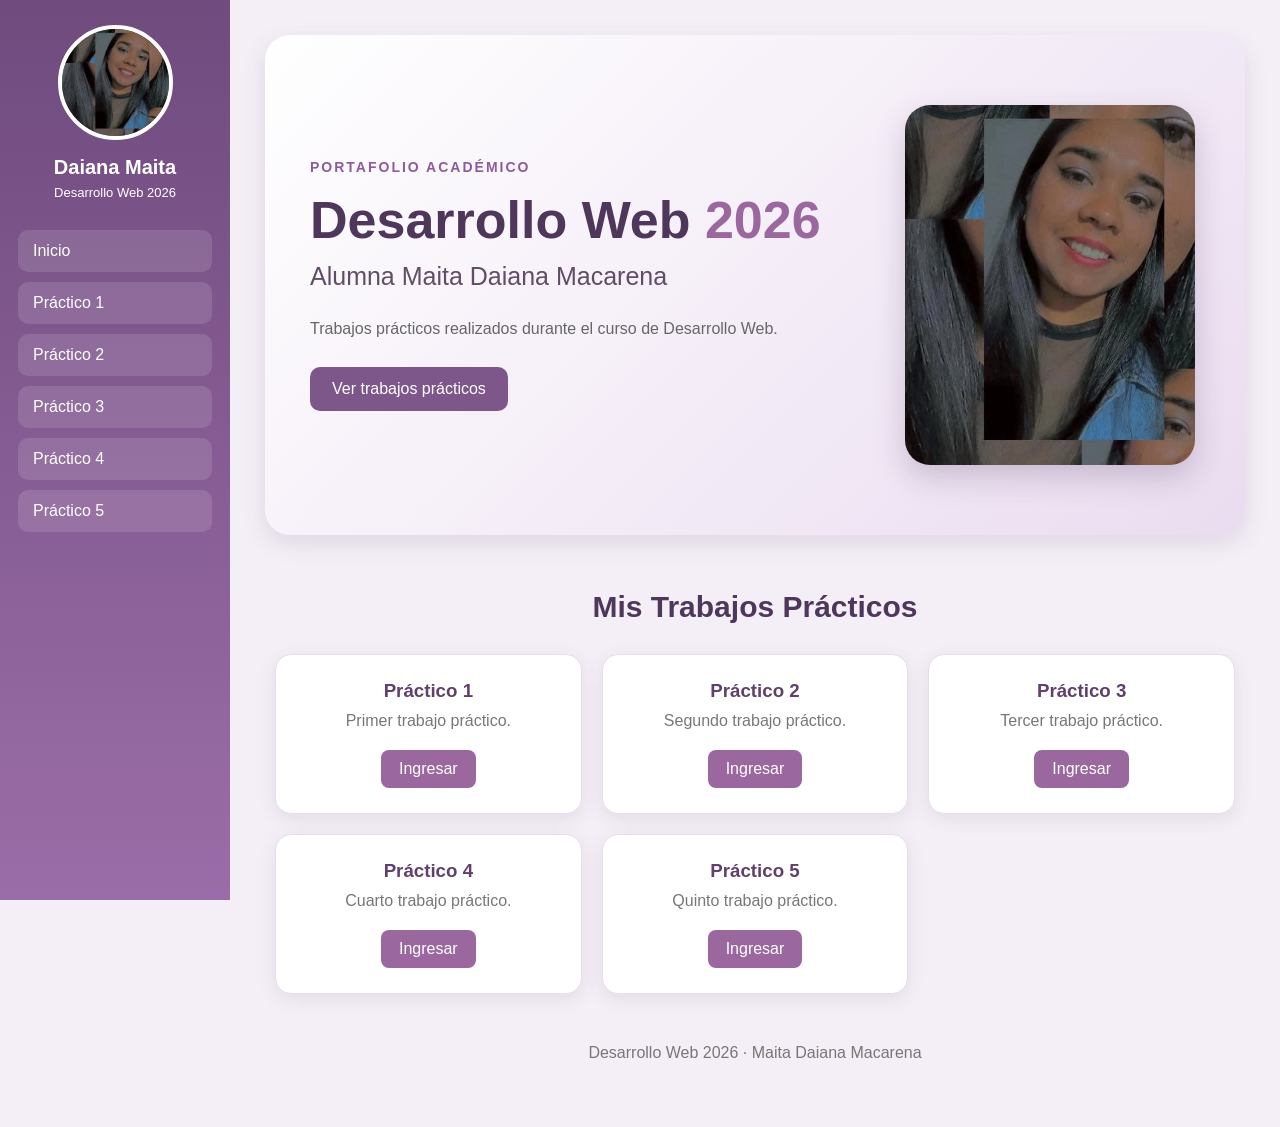
<file: index.html>
<!DOCTYPE html>
<html lang="es">

<head>
    <meta charset="UTF-8">
    <meta name="viewport" content="width=device-width, initial-scale=1.0">
    <title>Desarrollo Web 2026 - Daiana Maita</title>
    <link rel="stylesheet" href="style.css">
</head>

<body>

    <div class="pagina">

        <aside class="menu">
            <div class="perfil">
                <img src="img/daiana.jpeg" alt="Foto de Daiana Maita">
                <h2>Daiana Maita</h2>
                <p>Desarrollo Web 2026</p>
            </div>

            <nav>
                <a href="index.html">Inicio</a>
                <a href="Practico1/index.html">Práctico 1</a>
                <a href="Practico2/index.html">Práctico 2</a>
                <a href="Practico3/index.html">Práctico 3</a>
                <a href="practico4/index.html">Práctico 4</a>
                <a href="Practico5/index.html">Práctico 5</a>
            </nav>
        </aside>

        <main class="contenido">

            <section class="portada">
                <div class="texto">
                    <p class="etiqueta">PORTAFOLIO ACADÉMICO</p>
                    <h1>Desarrollo Web <span>2026</span></h1>
                    <h2>Alumna Maita Daiana Macarena</h2>

                    <p class="descripcion">
                        Trabajos prácticos realizados durante el curso de
                        Desarrollo Web.
                    </p>

                    <a class="boton" href="#trabajos">Ver trabajos prácticos</a>
                </div>

                <div class="foto">
                    <img src="img/daiana.jpeg" alt="Daiana Maita">
                </div>
            </section>

            <section id="trabajos" class="trabajos">
                <h2>Mis Trabajos Prácticos</h2>

                <div class="tarjetas">

                    <article>
                        <h3>Práctico 1</h3>
                        <p>Primer trabajo práctico.</p>
                        <a href="Practico1/index.html">Ingresar</a>
                    </article>

                    <article>
                        <h3>Práctico 2</h3>
                        <p>Segundo trabajo práctico.</p>
                        <a href="Practico2/index.html">Ingresar</a>
                    </article>

                    <article>
                        <h3>Práctico 3</h3>
                        <p>Tercer trabajo práctico.</p>
                        <a href="Practico3/index.html">Ingresar</a>
                    </article>

                    <article>
                        <h3>Práctico 4</h3>
                        <p>Cuarto trabajo práctico.</p>
                        <a href="practico4/index.html">Ingresar</a>
                    </article>

                    <article>
                        <h3>Práctico 5</h3>
                        <p>Quinto trabajo práctico.</p>
                        <a href="Practico5/index.html">Ingresar</a>
                    </article>

                </div>
            </section>

            <footer>
                <p>Desarrollo Web 2026 · Maita Daiana Macarena</p>
            </footer>

        </main>

    </div>

</body>
</html>
</file>
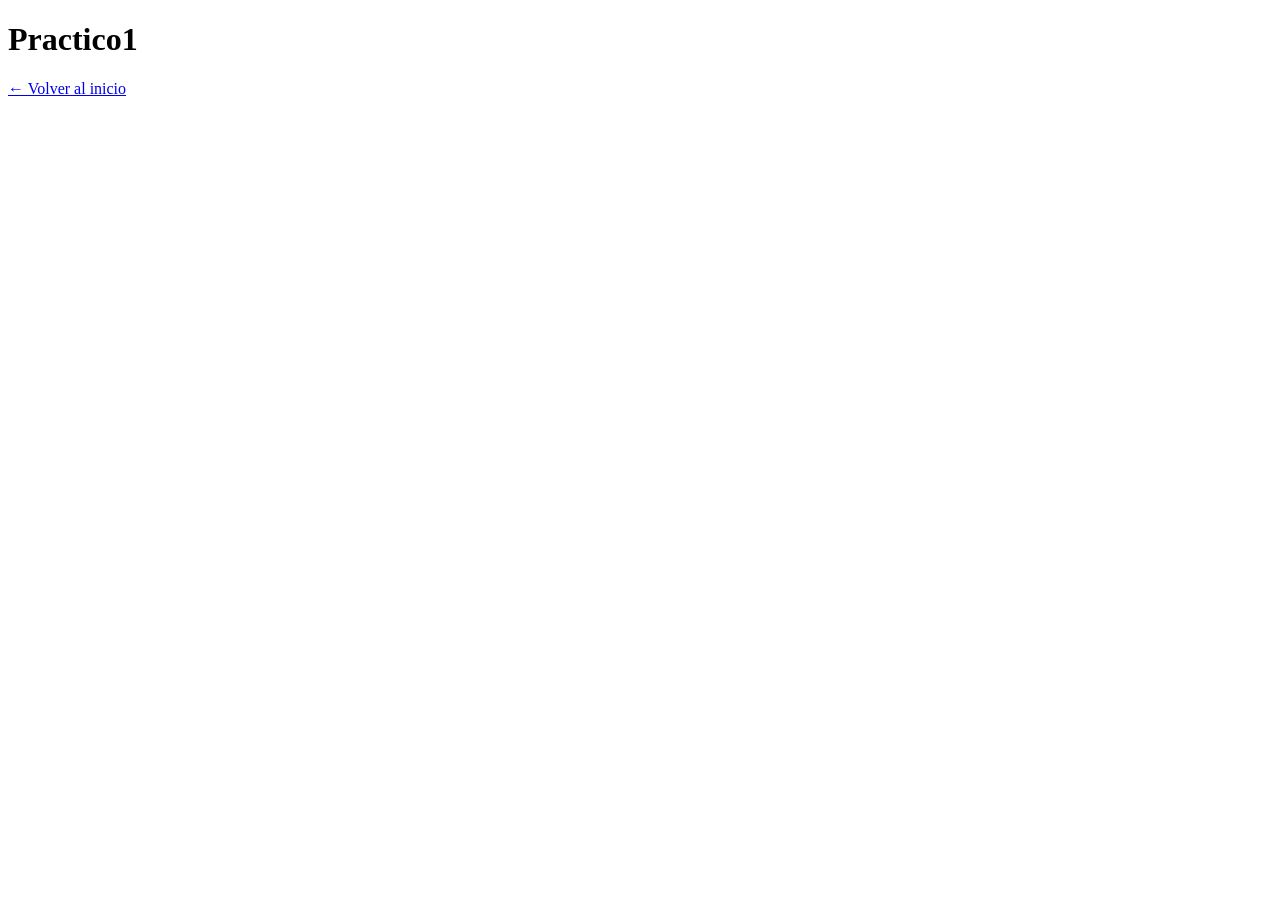
<file: Practico1/volver-al-inicio.html>
<!DOCTYPE html>
<html lang="es">
<head>
    <meta charset="UTF-8">
    <title>Practico1</title>
</head>
<body>
    <h1>Practico1</h1>
    <p><a href="../index.html">← Volver al inicio</a></p>
</body>
</html>
</file>
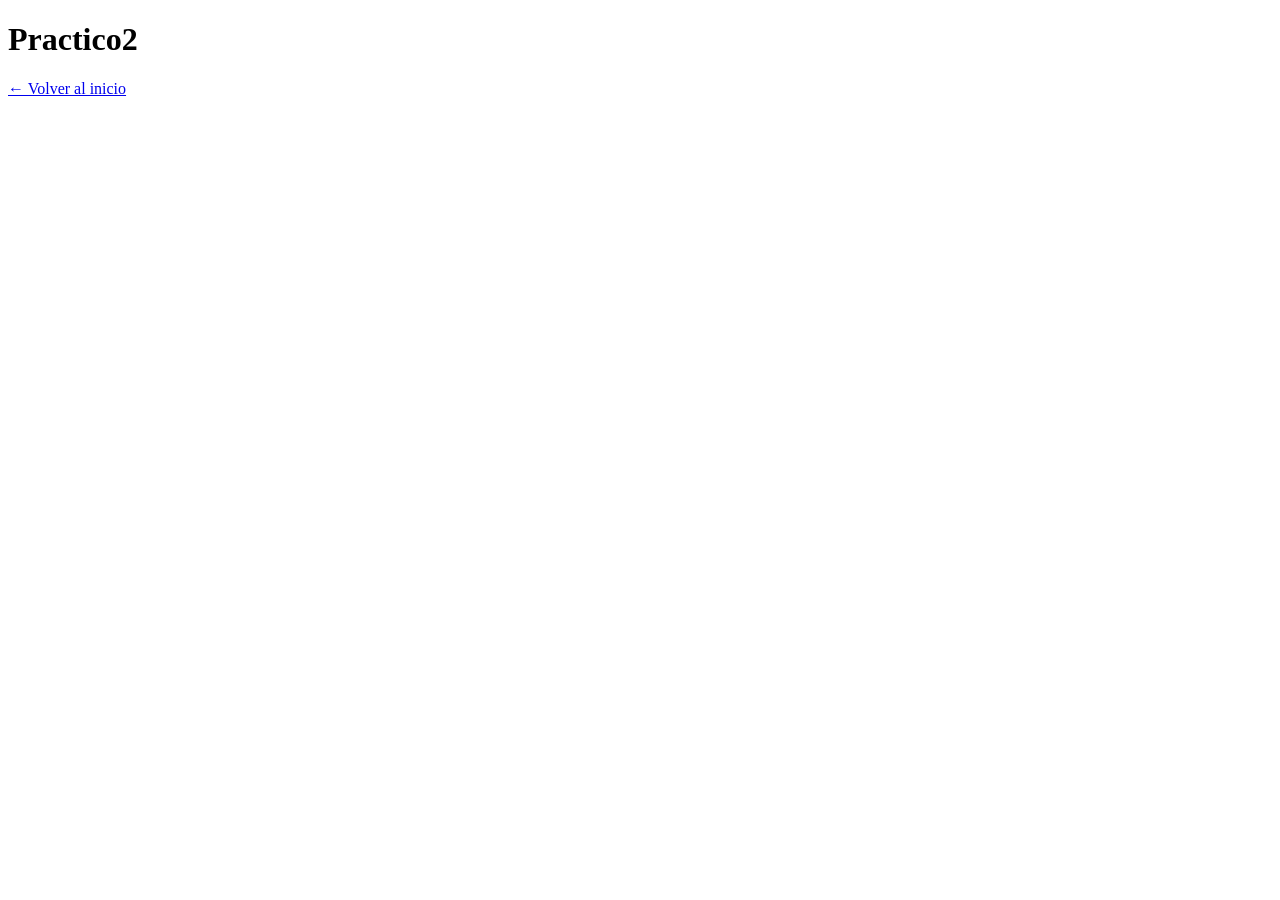
<file: Practico2/volver-al-inicio.html>
<!DOCTYPE html>
<html lang="es">
<head>
    <meta charset="UTF-8">
    <title>Practico2</title>
</head>
<body>
    <h1>Practico2</h1>
    <p><a href="../index.html">← Volver al inicio</a></p>
</body>
</html>
</file>
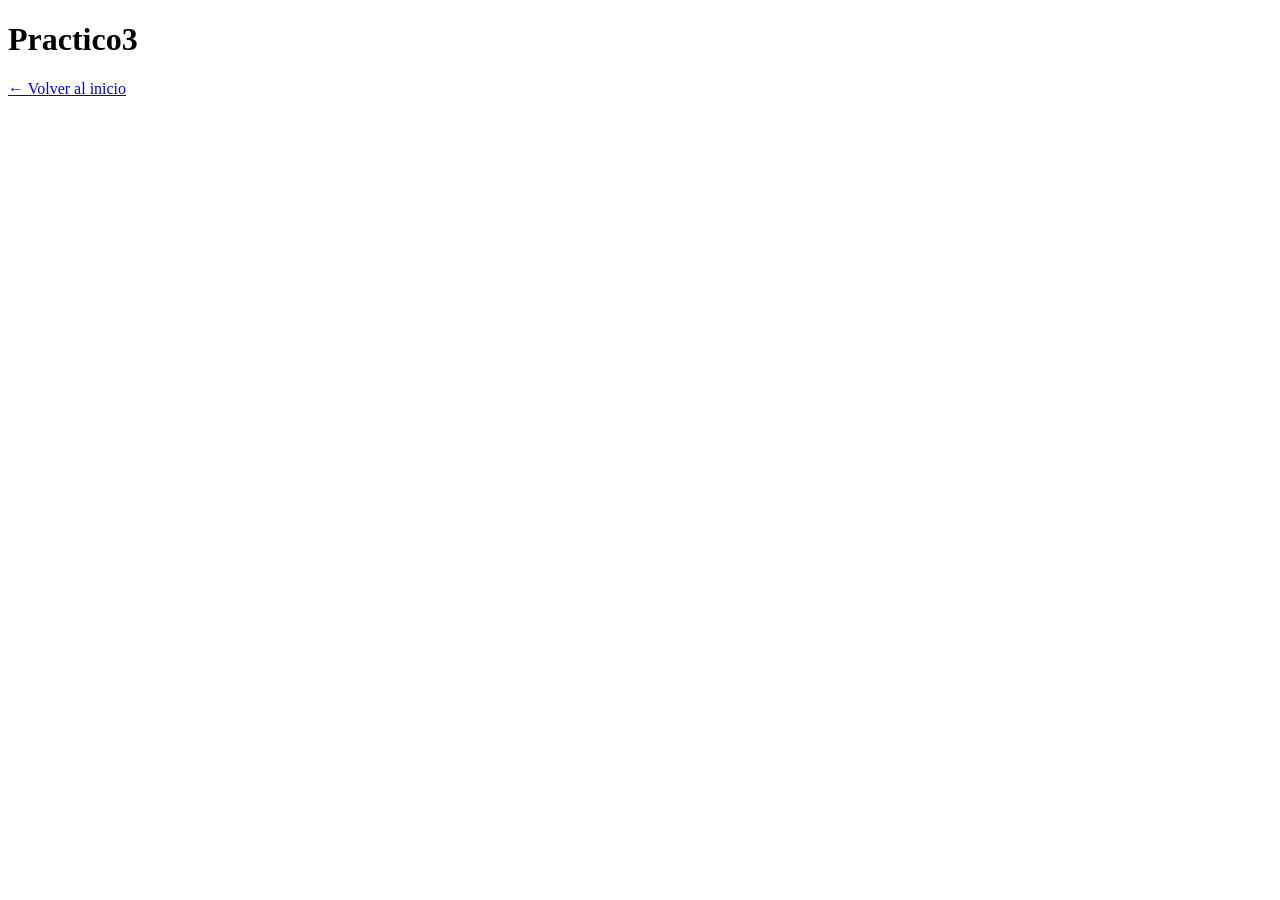
<file: Practico3/volver-al-inicio.html>
<!DOCTYPE html>
<html lang="es">
<head>
    <meta charset="UTF-8">
    <title>Practico3</title>
</head>
<body>
    <h1>Practico3</h1>
    <p><a href="../index.html">← Volver al inicio</a></p>
</body>
</html>
</file>
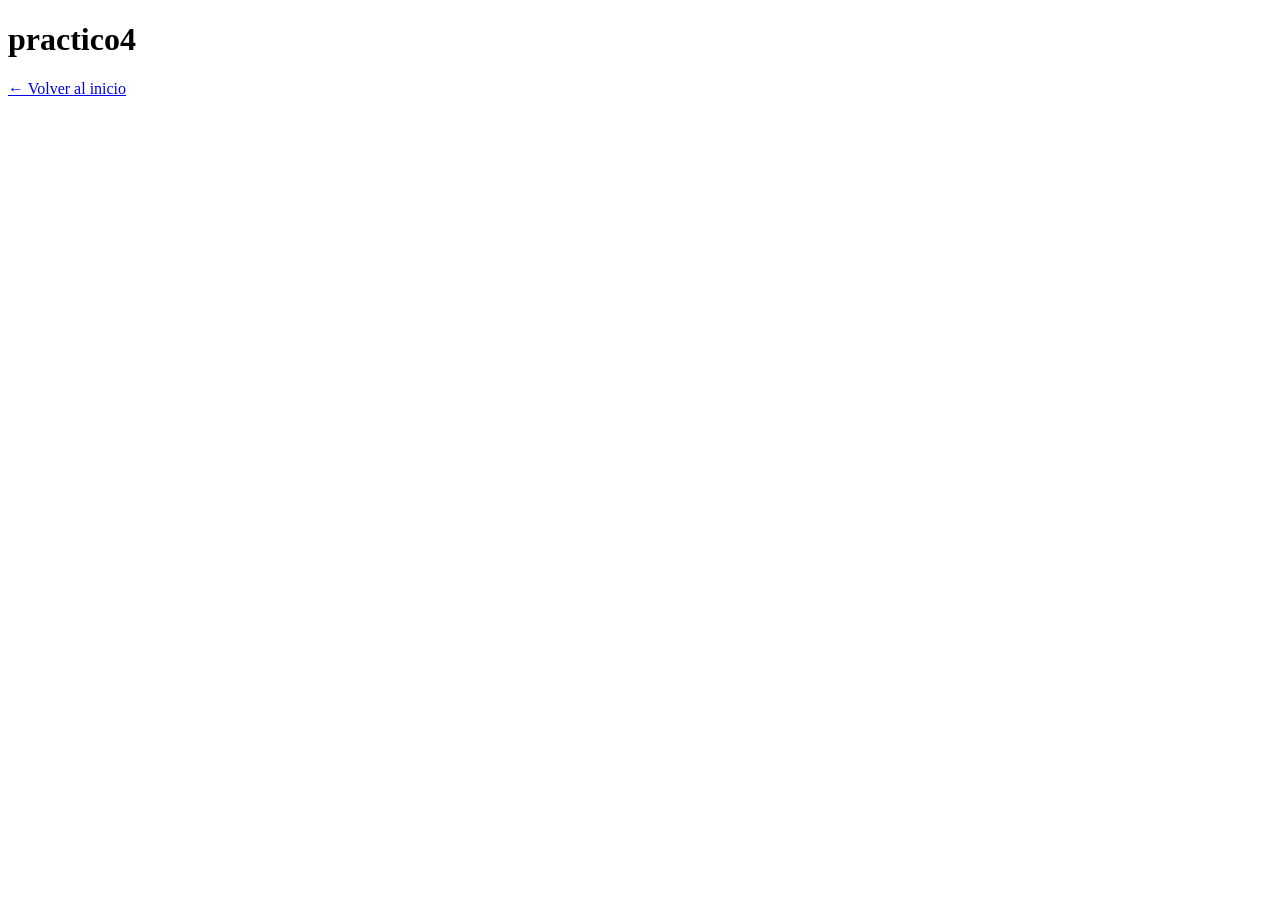
<file: practico4/volver-al-inicio.html>
<!DOCTYPE html>
<html lang="es">
<head>
    <meta charset="UTF-8">
    <title>practico4</title>
</head>
<body>
    <h1>practico4</h1>
    <p><a href="../index.html">← Volver al inicio</a></p>
</body>
</html>
</file>
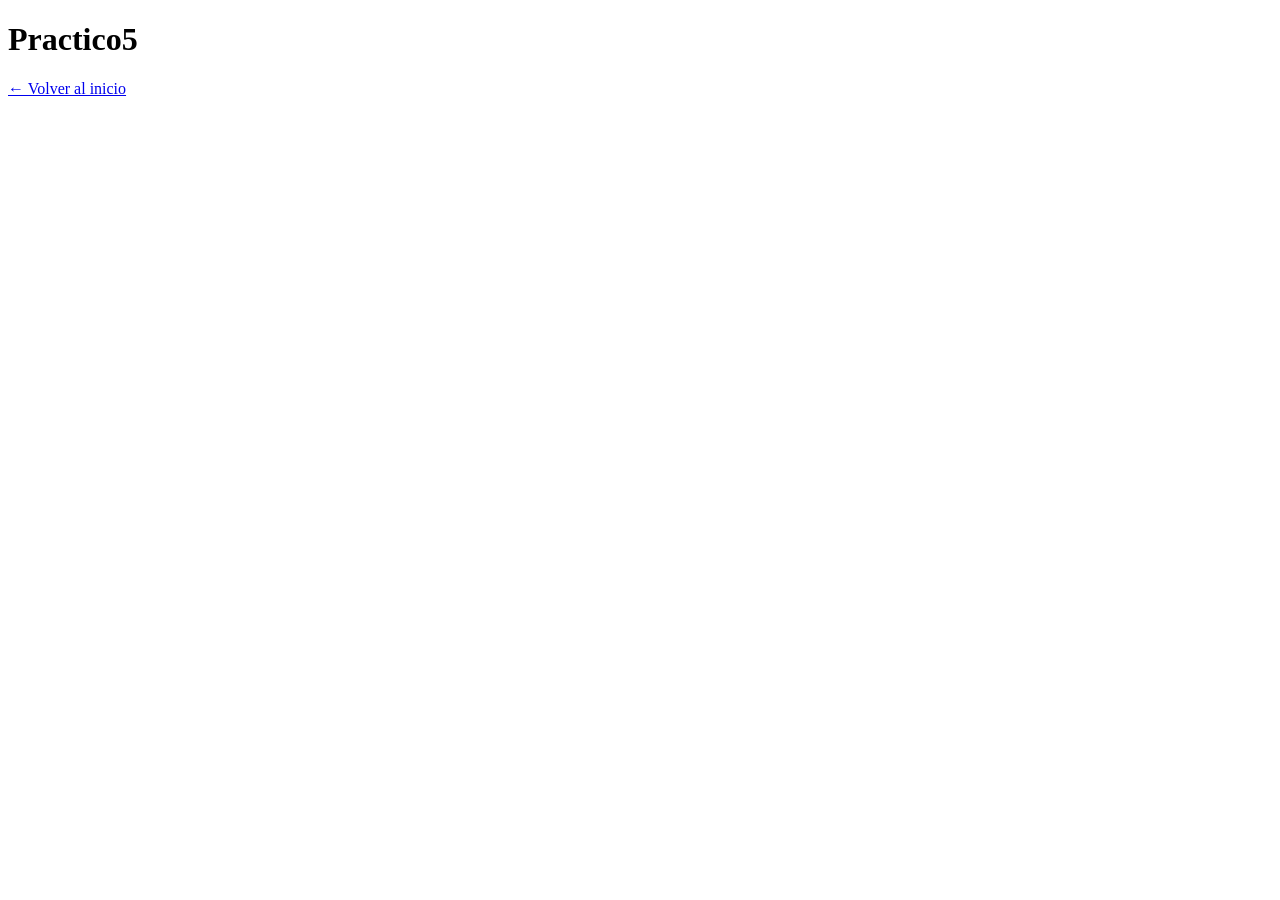
<file: Practico5/volver-al-inicio.html>
<!DOCTYPE html>
<html lang="es">
<head>
    <meta charset="UTF-8">
    <title>Practico5</title>
</head>
<body>
    <h1>Practico5</h1>
    <p><a href="../index.html">← Volver al inicio</a></p>
</body>
</html>
</file>
<file: style.css>
* {
    margin: 0;
    padding: 0;
    box-sizing: border-box;
}

html {
    scroll-behavior: smooth;
}

body {
    font-family: Arial, Helvetica, sans-serif;
    background: #f4eff7;
    color: #333;
}

.pagina {
    min-height: 100vh;
    display: grid;
    grid-template-columns: 230px 1fr;
}

/* MENU LATERAL */

.menu {
    background: linear-gradient(180deg, #6f4b7e, #9b6da8);
    color: white;
    padding: 25px 18px;
    position: sticky;
    top: 0;
    height: 100vh;
}

.perfil {
    text-align: center;
    margin-bottom: 30px;
}

.perfil img {
    width: 115px;
    height: 115px;
    object-fit: cover;
    border-radius: 50%;
    border: 4px solid white;
    margin-bottom: 12px;
}

.perfil h2 {
    font-size: 20px;
}

.perfil p {
    margin-top: 6px;
    font-size: 13px;
}

nav {
    display: flex;
    flex-direction: column;
    gap: 10px;
}

nav a {
    color: white;
    text-decoration: none;
    padding: 12px 15px;
    border-radius: 10px;
    background: rgba(255, 255, 255, 0.12);
}

nav a:hover {
    background: rgba(255, 255, 255, 0.25);
}

/* CONTENIDO */

.contenido {
    padding: 35px;
}

/* PORTADA */

.portada {
    min-height: 500px;
    background: linear-gradient(135deg, #ffffff, #eadcf0);
    border-radius: 25px;
    padding: 45px;
    display: grid;
    grid-template-columns: 1.3fr 0.7fr;
    align-items: center;
    gap: 30px;
    box-shadow: 0 8px 25px rgba(70, 45, 80, 0.12);
}

.etiqueta {
    color: #8c5c9c;
    font-size: 14px;
    font-weight: bold;
    letter-spacing: 2px;
    margin-bottom: 15px;
}

.texto h1 {
    font-size: 52px;
    color: #4f365b;
}

.texto h1 span {
    color: #9a679f;
}

.texto h2 {
    margin-top: 12px;
    font-size: 25px;
    font-weight: normal;
    color: #604d66;
}

.descripcion {
    margin: 25px 0;
    max-width: 500px;
    line-height: 1.6;
    color: #666;
}

.boton {
    display: inline-block;
    background: #7d568a;
    color: white;
    text-decoration: none;
    padding: 13px 22px;
    border-radius: 10px;
}

.boton:hover {
    background: #60406d;
}

.foto {
    display: flex;
    justify-content: center;
}

.foto img {
    width: 290px;
    height: 360px;
    object-fit: cover;
    border-radius: 25px;
    box-shadow: 0 12px 30px rgba(70, 45, 80, 0.22);
}

/* TRABAJOS */

.trabajos {
    padding: 55px 10px 20px;
}

.trabajos > h2 {
    text-align: center;
    color: #4f365b;
    margin-bottom: 30px;
    font-size: 30px;
}

.tarjetas {
    display: grid;
    grid-template-columns: repeat(3, 1fr);
    gap: 20px;
}

article {
    background: white;
    padding: 25px;
    border-radius: 16px;
    text-align: center;
    box-shadow: 0 5px 18px rgba(70, 45, 80, 0.10);
    border: 1px solid #eaddea;
}

article h3 {
    color: #60406d;
    margin-bottom: 10px;
}

article p {
    color: #777;
    margin-bottom: 20px;
}

article a {
    display: inline-block;
    background: #9a679f;
    color: white;
    text-decoration: none;
    padding: 10px 18px;
    border-radius: 8px;
}

article a:hover {
    background: #704779;
}

footer {
    text-align: center;
    padding: 30px;
    color: #777;
}

/* CELULAR */

@media (max-width: 800px) {

    .pagina {
        grid-template-columns: 1fr;
    }

    .menu {
        position: relative;
        height: auto;
    }

    nav {
        flex-direction: row;
        flex-wrap: wrap;
        justify-content: center;
    }

    .portada {
        grid-template-columns: 1fr;
        text-align: center;
    }

    .descripcion {
        margin-left: auto;
        margin-right: auto;
    }

    .tarjetas {
        grid-template-columns: 1fr;
    }

    .texto h1 {
        font-size: 40px;
    }
}
</file>
